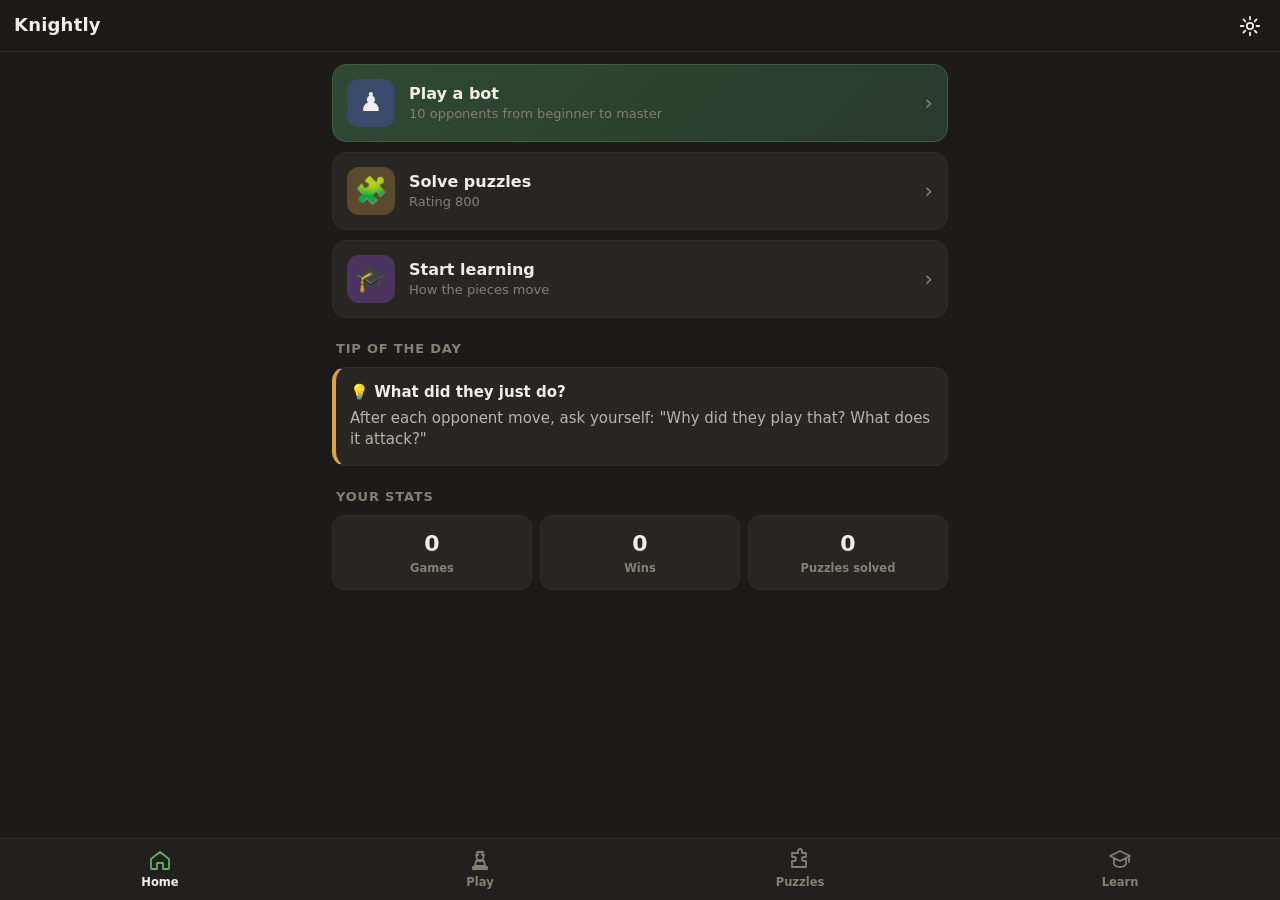
<file: index.html>
<!doctype html>
<html lang="en">
<head>
  <meta charset="utf-8">
  <meta name="viewport" content="width=device-width, initial-scale=1, viewport-fit=cover, user-scalable=no">
  <meta name="theme-color" content="#1c1b19">
  <meta name="apple-mobile-web-app-capable" content="yes">
  <meta name="mobile-web-app-capable" content="yes">
  <meta name="apple-mobile-web-app-status-bar-style" content="black-translucent">
  <meta name="apple-mobile-web-app-title" content="Knightly">
  <meta name="description" content="Free chess trainer: play bots, solve puzzles, learn openings and tactics.">
  <title>Knightly</title>
  <link rel="manifest" href="manifest.webmanifest">
  <link rel="icon" href="assets/icons/icon.svg" type="image/svg+xml">
  <link rel="apple-touch-icon" href="assets/icons/apple-touch-icon.png">
  <link rel="stylesheet" href="css/app.css">
</head>
<body>
  <header class="topbar">
    <button class="icon-btn" id="backBtn" aria-label="Back" hidden>
      <svg viewBox="0 0 24 24"><path d="M15 5l-7 7 7 7" /></svg>
    </button>
    <h1 id="viewTitle">Knightly</h1>
    <button class="icon-btn" id="settingsBtn" aria-label="Settings">
      <svg viewBox="0 0 24 24"><circle cx="12" cy="12" r="3.2"/><path d="M12 2.8v2.6M12 18.6v2.6M21.2 12h-2.6M5.4 12H2.8M18.5 5.5l-1.8 1.8M7.3 16.7l-1.8 1.8M18.5 18.5l-1.8-1.8M7.3 7.3L5.5 5.5"/></svg>
    </button>
  </header>

  <main id="view" class="view"></main>

  <nav class="tabbar" id="tabbar">
    <a href="#/" data-tab="home"><svg viewBox="0 0 24 24"><path d="M3 11l9-7 9 7v9a1 1 0 0 1-1 1h-5v-6H9v6H4a1 1 0 0 1-1-1z"/></svg><span>Home</span></a>
    <a href="#/play" data-tab="play"><svg viewBox="0 0 24 24"><path d="M9 4h6l-1 3h2l-1.5 5h-5L8 7h2zM8 13h8l1 5H7zM5 19h14v2H5z"/></svg><span>Play</span></a>
    <a href="#/puzzles" data-tab="puzzles"><svg viewBox="0 0 24 24"><path d="M10 3a2 2 0 0 1 4 0v2h4v4h-2a2 2 0 0 0 0 4h2v6H4v-6h2a2 2 0 0 0 0-4H4V5h6z"/></svg><span>Puzzles</span></a>
    <a href="#/learn" data-tab="learn"><svg viewBox="0 0 24 24"><path d="M2 8l10-5 10 5-10 5zM6 10.5V16c0 1.5 3 3 6 3s6-1.5 6-3v-5.5M21 8v6"/></svg><span>Learn</span></a>
  </nav>

  <div id="modalRoot"></div>
  <div id="toast" class="toast" hidden></div>

  <script type="module" src="js/app.js"></script>
</body>
</html>
</file>
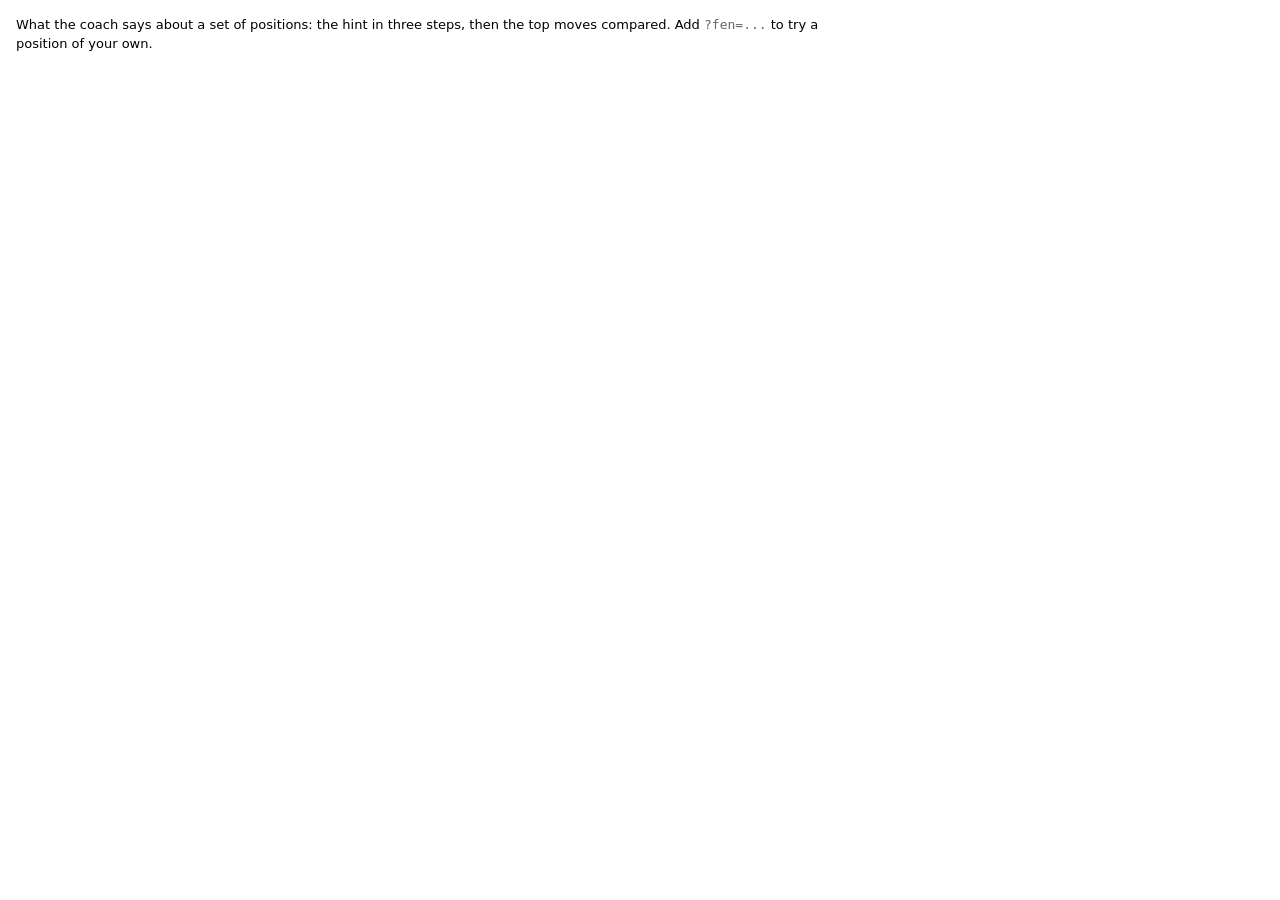
<file: tests/coach.html>
<!doctype html>
<meta charset="utf-8">
<title>Knightly coach samples</title>
<style>body{font:13px/1.45 system-ui;margin:16px;max-width:820px}h3{margin:18px 0 4px}code{color:#666}ul,ol{margin:4px 0}.muted{color:#777}.small{font-size:12px}.tag{font-weight:700;border:1px solid #999;border-radius:4px;padding:0 4px;font-size:11px}</style>
<p>What the coach says about a set of positions: the hint in three steps, then the top moves compared.
Add <code>?fen=...</code> to try a position of your own.</p>
<div id="out">running…</div>
<script type="module">
import { analyser as engine } from '../js/engine.js';
import { explainMove, hintIdea, runnerUp, compareMoves, reasonList, footnote } from '../js/explain.js';

const SAMPLES = {
  'Start': 'rnbqkbnr/pppppppp/8/8/8/8/PPPPPPPP/RNBQKBNR w KQkq - 0 1',
  'Italian, quiet': 'r1bqk1nr/pppp1ppp/2n5/2b1p3/2B1P3/5N2/PPPP1PPP/RNBQK2R w KQkq - 4 4',
  'Ruy Lopez, Black': 'r1bqkbnr/pppp1ppp/2n5/1B2p3/4P3/5N2/PPPP1PPP/RNBQK2R b KQkq - 3 3',
  'Knight fork': 'r3k2r/ppp2ppp/2n5/3N4/8/8/PPP2PPP/R3K2R w KQkq - 0 12',
  'Weak f7': 'r1bqkb1r/ppp2ppp/2np1n2/4p3/2B1P3/2NP1N2/PPP2PPP/R1BQK2R w KQkq - 0 5',
  'Mate in one': 'r1bqkb1r/pppp1ppp/2n2n2/4p2Q/2B1P3/8/PPPP1PPP/RNB1K1NR w KQkq - 4 4',
  'Pinned knight': 'r2qkbnr/ppp2ppp/2np4/4p3/2B1P1b1/2N2N2/PPPP1PPP/R1BQK2R w KQkq - 2 5',
  'King and pawn': '8/8/8/4k3/8/3PK3/8/8 w - - 0 50',
  'Rook ending': '8/5pk1/6p1/8/3R4/6P1/5PK1/1r6 w - - 0 40',
  'Pin the queen': '8/8/3k4/8/8/3q4/8/R3K3 w - - 0 50',
  'Free knight': 'r1bqk2r/pppp1ppp/2n2n2/4N3/1bB1P3/2N5/PPPP1PPP/R1BQK2R b KQkq - 0 5',
  'Queen\'s Gambit': 'rnbqkb1r/ppp1pppp/5n2/3p4/2PP4/8/PP2PPPP/RNBQKBNR w KQkq - 1 3',
  'Back rank': '6k1/5ppp/8/8/8/8/q4PPP/3R2K1 w - - 0 30',
  'Two mates': '6k1/5ppp/8/8/8/8/5PPP/1R1R2K1 w - - 0 30',
  'Knight attacked': 'r1bqkbnr/ppp2ppp/2n5/3Pp3/8/5N2/PPPP1PPP/RNBQKB1R b KQkq - 0 4',
  'In check': 'r1bqk2r/pppp1ppp/2n2n2/8/1bBPP3/5N2/PP3PPP/RNBQK2R w KQkq - 1 7',
  'Skewer': '8/8/8/3k4/8/8/3r4/B3K3 w - - 0 50',
  'Bishop pin': 'r2qkbnr/ppp2ppp/2np4/4p3/4P1b1/2N2N2/PPPP1PPP/R1BQKB1R w KQkq - 2 5',
  'Pawn sacrifice': 'r2qkbnr/1b1npppp/p1p5/1p1pP3/P2P4/1PNBBN2/2P2PPP/R1Q1K2R w KQkq - 1 10',
  'Gambit while in check': 'r1bqk2r/pppp1ppp/2n2n2/8/1bBPP3/5N2/PP3PPP/RNBQK2R w KQkq - 1 7',
  'Losing':'6k1/5ppp/8/8/8/2q5/5PPP/R5K1 w - - 0 30',
};
const fen = new URLSearchParams(location.search).get('fen');
const list = fen ? { 'Your position': fen } : SAMPLES;
const out = document.getElementById('out');
out.textContent = '';
for (const [name, f] of Object.entries(list)) {
  const t0 = performance.now();
  const r = await engine.analyse(f, { depth: 14, multipv: 3, movetime: 2500 });
  const ms = Math.round(performance.now() - t0);
  let html;
  try {
    const ex = explainMove(f, r.bestmove, r);
    const cmp = compareMoves(f, r, f.split(' ')[1]);
    html = `<div>1. ${hintIdea(f, r.bestmove, r)}</div>
      <div>3. The engine suggests <b>${ex.san}</b>.${reasonList(ex.reasons)}${footnote(ex.line, ex.eval)}<div class="small muted">${runnerUp(f, r)}</div></div>
      <div style="margin-top:6px">${cmp.html}</div>`;
  } catch (e) { html = `<pre>FAILED ${e.stack}</pre>`; }
  out.insertAdjacentHTML('beforeend', `<h3>${name} <span class="muted small">depth ${r.lines.map(l => l.depth).join('/')}, ${ms} ms</span></h3><code>${f}</code>${html}`);
}
out.insertAdjacentHTML('beforeend', '<p id="done">done</p>');
</script>
</file>
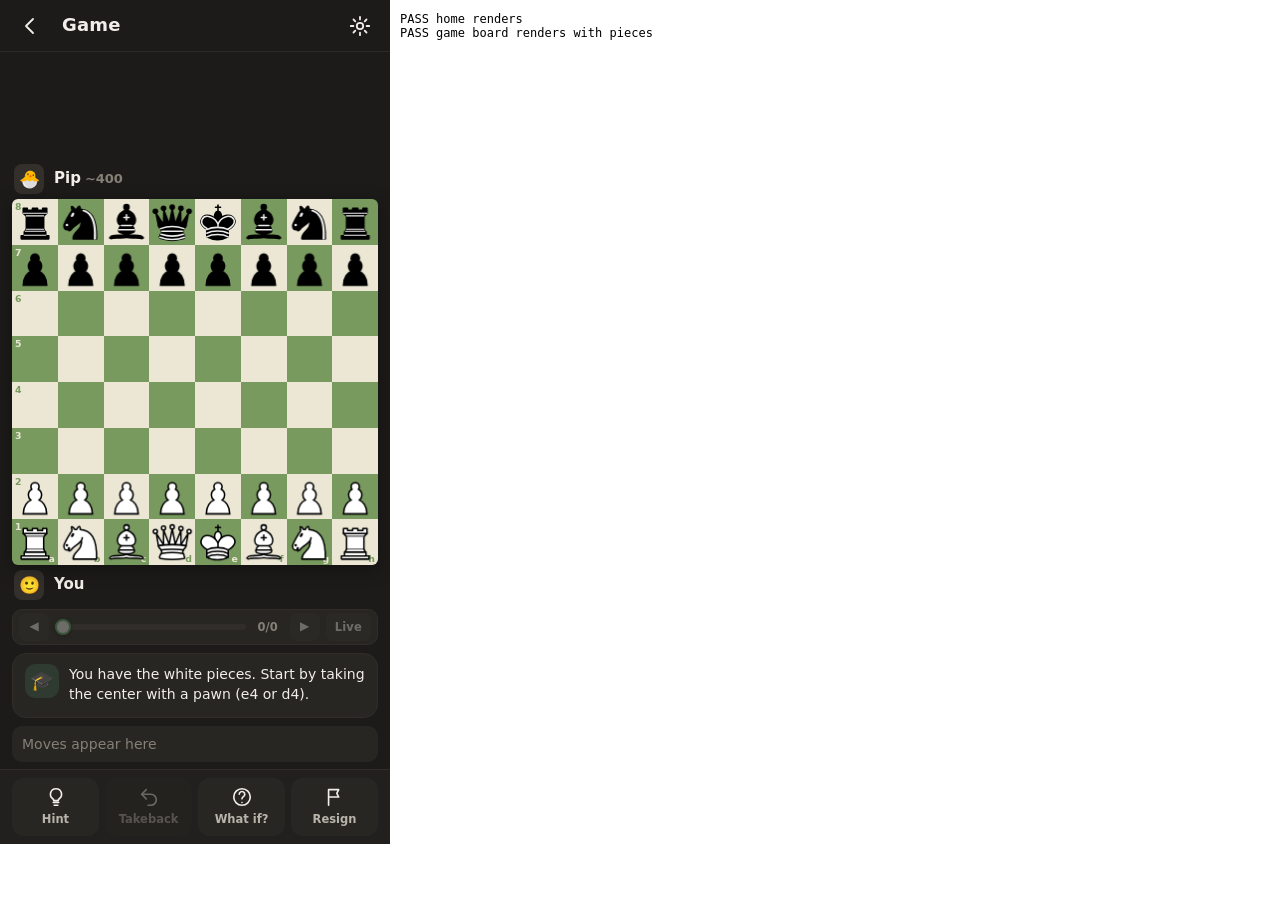
<file: tests/e2e.html>
<!doctype html>
<meta charset="utf-8">
<title>Knightly e2e</title>
<style>body{margin:0;display:flex;gap:10px;font:12px monospace}iframe{border:0;width:390px;height:844px}pre{flex:1;white-space:pre-wrap}</style>
<iframe id="f"></iframe><pre id="out"></pre>
<script type="module">
const f = document.getElementById('f');
const out = document.getElementById('out');
const lines = []; let fails = 0;
const log = (ok, m) => { if (!ok) fails++; lines.push((ok ? 'PASS ' : 'FAIL ') + m); out.textContent = lines.join('\n'); };
const sleep = ms => new Promise(r => setTimeout(r, ms));
const W = () => f.contentWindow, D = () => f.contentDocument;
async function waitFor(fn, ms = 15000, step = 100) { const t = Date.now(); while (Date.now() - t < ms) { try { const v = fn(); if (v) return v; } catch { } await sleep(step); } return null; }
const store = (k, v) => W().localStorage.setItem('knightly.' + k, JSON.stringify(v));
const read = k => JSON.parse(W().localStorage.getItem('knightly.' + k) || 'null');

function tapSquare(sq, orientation = 'w') {
  const board = D().querySelector('.board');
  const r = board.getBoundingClientRect();
  const f = 'abcdefgh'.indexOf(sq[0]), rk = +sq[1] - 1;
  const x = orientation === 'w' ? f : 7 - f, y = orientation === 'w' ? 7 - rk : rk;
  const cx = r.left + (x + .5) * r.width / 8, cy = r.top + (y + .5) * r.height / 8;
  const opts = { bubbles: true, clientX: cx, clientY: cy, pointerId: 1, button: 0, isPrimary: true };
  board.dispatchEvent(new (W().PointerEvent)('pointerdown', opts));
  board.dispatchEvent(new (W().PointerEvent)('pointerup', opts));
}
async function move(from, to, o) { tapSquare(from, o); await sleep(80); tapSquare(to, o); await sleep(300); }
async function go(hash) { W().location.hash = hash; await sleep(500); }

async function run() {
  f.src = '../index.html?nosw#/';
  await waitFor(() => D() && D().querySelector('.tile'));
  W().localStorage.clear();
  store('settings', { sound: false, animation: false, coach: true });
  log(!!D().querySelector('.tile'), 'home renders');

  // ---------- game vs bot ----------
  await go('#/play');
  D().querySelector('.bot[data-id="pip"]').click();
  D().querySelector('#colorSeg [data-c="w"]').click();
  D().querySelector('#startBtn').click();
  await waitFor(() => D().querySelector('#boardWrap .board'));
  log(!!D().querySelector('.board .piece'), 'game board renders with pieces');
  await sleep(800);
  await move('e2', 'e4');
  let g = await waitFor(() => { const x = read('game'); return x && x.moves.length >= 2 ? x : null; }, 20000);
  log(!!g, 'bot replied to 1.e4: ' + (g && g.moves.join(' ')));
  const coach1 = D().querySelector('#coachMsg').textContent;
  log(coach1.length > 0, 'coach message after move: ' + coach1.slice(0, 80));
  // second move: play a knight move
  await waitFor(() => D().querySelector('.board .sq') && !D().querySelector('.thinking'), 15000);
  await sleep(500);
  await move('g1', 'f3');
  g = await waitFor(() => { const x = read('game'); return x && x.moves.length >= 4 ? x : null; }, 20000);
  log(!!g, 'second move cycle: ' + (g && g.moves.join(' ')));
  await waitFor(() => !D().querySelector('.thinking'), 10000);
  await sleep(1500);
  const coach2 = D().querySelector('#coachMsg').innerHTML;
  log(/tag/.test(coach2) || coach2.length > 0, 'coach classification shown: ' + D().querySelector('#coachMsg').textContent.slice(0, 90));
  // hint
  D().querySelector('#hintBtn').click();
  await waitFor(() => /Tap Hint again/.test(D().querySelector('#coachMsg').textContent), 15000);
  log(!D().querySelector('.sq.hint') && !D().querySelector('.board .arrows line'), 'first hint gives an idea only: ' + D().querySelector('#coachMsg').textContent.slice(0, 70));
  D().querySelector('#hintBtn').click();
  await sleep(200);
  log(!!D().querySelector('.sq.hint') && !D().querySelector('.board .arrows line'), 'second hint highlights a piece');
  D().querySelector('#hintBtn').click();
  await sleep(200);
  log(!!D().querySelector('.board .arrows line') && !!D().querySelector('#coachMsg .why li'), 'third hint shows the move with reasons');
  log(read('game').hints === 1, 'three taps on one position count as one hint');

  // what if: moves for both sides stay off the game
  const coachText = () => D().querySelector('#coachMsg').textContent;
  const wiGame = JSON.stringify(read('game').moves);
  const wiHints = read('game').hints;
  D().querySelector('#whatIfBtn').click();
  await sleep(2500);
  log(!!D().querySelector('#whatIfBtn.on') && /What if/.test(coachText()), 'what if opens');
  log(read('game').hints === wiHints, 'what if after a hint adds no extra hint');
  await move('a2', 'a3');
  log(!!await waitFor(() => /Their best reply/.test(coachText()), 15000), 'what if answers your move: ' + coachText().slice(0, 90));
  log(JSON.stringify(read('game').moves) === wiGame, 'what if leaves the saved game alone');
  log(/What if:\s*a3/.test(D().querySelector('#moves').textContent), 'what if shows its own line');
  D().querySelector('[data-act="compare"]').click();
  log(!!await waitFor(() => D().querySelector('#coachMsg .compare li'), 15000), 'compare shows the top moves: ' + coachText().slice(0, 90));
  D().querySelector('#undoBtn').click();
  await sleep(300);
  log(!/a3/.test(D().querySelector('#moves').textContent), 'undo steps back on the what if board');
  log(read('game').takebacks === 0, 'stepping back is not a takeback');
  D().querySelector('#whatIfBtn').click();
  await sleep(300);
  log(!D().querySelector('#whatIfBtn.on') && !!D().querySelector('.sq.hint'), 'back to game restores the hint');
  log(/1\.\s*e4/.test(D().querySelector('#moves').textContent), 'back to game restores the move list');

  // history scrubber, buttons, clickable move list, coach swipe & arrow keys
  const totalPlies = read('game').moves.length;
  const histPos = () => D().querySelector('#histPos').textContent;
  log(histPos() === `${totalPlies}/${totalPlies}` && D().querySelector('#histLive').disabled, 'history bar starts live at ' + histPos());
  D().querySelector('#histPrev').click();
  await sleep(150);
  log(histPos() === `${totalPlies - 1}/${totalPlies}` && !D().querySelector('#histLive').disabled && D().querySelector('#hintBtn').disabled && !D().querySelector('.sq.hint'), 'history back enters browse mode and hides hint');
  const range = D().querySelector('#histRange');
  range.value = '0';
  range.dispatchEvent(new (W().Event)('input', { bubbles: true }));
  await sleep(150);
  log(histPos() === `0/${totalPlies}` && /Starting position/.test(coachText()), 'history scrubber jumps to starting position');
  D().querySelector('#moves [data-ply="2"]').click();
  await sleep(150);
  log(histPos() === `2/${totalPlies}` && D().querySelector('#moves .mv.cur')?.dataset.ply === '2', 'clicking move list jumps to ply 2');
  const coachBox = D().querySelector('#coach');
  coachBox.dispatchEvent(new (W().PointerEvent)('pointerdown', { bubbles: true, clientX: 220, clientY: 100, pointerId: 2, button: 0, isPrimary: true }));
  coachBox.dispatchEvent(new (W().PointerEvent)('pointerup', { bubbles: true, clientX: 140, clientY: 105, pointerId: 2, button: 0, isPrimary: true }));
  await sleep(150);
  log(histPos() === `3/${totalPlies}`, 'swiping coach left steps forward to ply 3');
  W().dispatchEvent(new (W().KeyboardEvent)('keydown', { key: 'ArrowLeft', bubbles: true }));
  await sleep(150);
  log(histPos() === `2/${totalPlies}`, 'ArrowLeft steps back to ply 2');
  D().querySelector('#histNext').click();
  await sleep(150);
  log(histPos() === `3/${totalPlies}`, 'history forward steps to ply 3');
  D().querySelector('#histLive').click();
  await sleep(150);
  log(histPos() === `${totalPlies}/${totalPlies}` && D().querySelector('#histLive').disabled && !!D().querySelector('.sq.hint'), 'Live returns to current position and restores hint');

  // takeback
  const before = read('game').moves.length;
  D().querySelector('#undoBtn').click();
  await sleep(600);
  log(read('game').moves.length === before - 2, `takeback removes two plies (${before} -> ${read('game').moves.length})`);

  // ---------- game controls ----------
  const ctlLabels = [...D().querySelectorAll('.controls .ctl')].filter(b => !b.hidden).map(b => b.textContent.trim());
  log(ctlLabels.join(',') === 'Hint,Takeback,What if?,Resign', 'the game has four controls: ' + ctlLabels.join(', '));

  // ---------- wins with and without help ----------
  const mateGame = (hints, started) => ({ botId: 'theo', playerColor: 'b', moves: ['f2f3', 'e7e5', 'g2g4'], evals: {}, marks: {}, result: null, recorded: false, hints, takebacks: 0, started });
  async function winByMate(game) {
    store('game', game);
    await go('#/play'); await go('#/game');
    await waitFor(() => D().querySelector('#hintBtn'));
    await sleep(800);
    await move('d8', 'h4', 'b');
    const modal = await waitFor(() => D().querySelector('.modal'), 5000);
    const text = modal ? modal.textContent : '';
    modal?.querySelector('.btn.ghost').click();
    return text;
  }
  // A game from before the Bot move button was removed, with a move chosen for the bot, stays out of the stats.
  const statsBefore = JSON.stringify(read('stats'));
  const legacyText = await winByMate({ ...mateGame(0, 5), picked: { 1: true }, pickBot: true });
  log(JSON.stringify(read('stats')) === statsBefore && /does not count/.test(legacyText), 'an old game with chosen bot moves is not counted');
  const helpedText = await winByMate(mateGame(1, 6));
  let st = read('stats');
  log(/win with help/.test(helpedText) && st.helpedWins === 1 && !st.wins, 'a win with a hint counts as a win with help');
  log(!/Ready for the next/.test(helpedText), 'no next-bot suggestion after a win with help');
  const cleanText = await winByMate(mateGame(0, 7));
  st = read('stats');
  log(st.wins === 1 && st.helpedWins === 1 && /Ready for the next/.test(cleanText), 'a win without help counts as a clean win');
  await go('#/play');
  D().querySelector('.bot[data-id="theo"]').click();
  log(/1 won with help/.test(D().querySelector('#botDesc').textContent), 'bot card shows wins with help');

  // ---------- backup and restore ----------
  await go('#/settings');
  let blob = null;
  W().URL.createObjectURL = b => { blob = b; return 'blob:test'; };
  const anchorClick = W().HTMLAnchorElement.prototype.click;
  W().HTMLAnchorElement.prototype.click = () => { };
  log(/No backup/.test(D().querySelector('#lastBackup').textContent), 'settings shows no backup yet');
  D().querySelector('#backupBtn').click();
  await waitFor(() => blob, 3000);
  W().HTMLAnchorElement.prototype.click = anchorClick;
  log(/Last backup/.test(D().querySelector('#lastBackup').textContent), 'settings shows the last backup date');
  const backupText = await blob.text();
  const statsSaved = read('stats');
  store('stats', { games: 99 });
  const restore = async text => {
    const dt = new (W().DataTransfer)();
    dt.items.add(new (W().File)([text], 'backup.json', { type: 'application/json' }));
    const input = D().querySelector('#restoreFile');
    input.files = dt.files;
    input.dispatchEvent(new (W().Event)('change', { bubbles: true }));
  };
  await restore('{"not":"ours"}');
  await sleep(300);
  log(read('stats').games === 99 && !D().querySelector('.modal'), 'a wrong file is refused');
  await restore(backupText);
  const ask = await waitFor(() => D().querySelector('.modal'), 3000);
  log(/replaced/.test(ask && ask.textContent), 'restore asks first');
  [...ask.querySelectorAll('button')].find(b => b.textContent === 'Restore').click();
  await sleep(300);
  log(JSON.stringify(read('stats')) === JSON.stringify(statsSaved), 'restore brings the data back');

  // ---------- review of a finished game (fool's mate) ----------
  store('game', { botId: 'theo', playerColor: 'w', moves: ['f2f3', 'e7e5', 'g2g4', 'd8h4'], evals: {}, marks: {}, result: { winner: 'b', reason: 'checkmate' }, recorded: true, hints: 0, takebacks: 0, started: 1 });
  await go('#/review');
  const sum = await waitFor(() => D().querySelector('#graph') && D().querySelector('#summary').textContent + D().querySelector('#details').textContent, 30000);
  log(!!sum, 'review summary: ' + (sum || '').replace(/\s+/g, ' ').slice(0, 120));
  log(!!D().querySelector('#details .c.blunder'), 'review flags blunders');
  const story = D().querySelector('#summary .story')?.textContent || '';
  log(/2\. g4/.test(story) && /forced mate/.test(story) && D().querySelectorAll('#summary .moment').length >= 1, 'key moments tell the story: ' + story);
  log(/Accuracy/.test(sum || '') && !D().querySelector('#summary').hidden && D().querySelector('#stage').hidden, 'review opens on the report');
  D().querySelector('#nextMistake').click(); // 1.f3 is graded too now
  await sleep(100);
  log(/1\. f3 is/.test(D().querySelector('#comment').textContent) && D().querySelector('#summary').hidden, 'a dubious opening is graded, not book');
  D().querySelector('#nextMistake').click();
  await sleep(200);
  const why = D().querySelector('#comment');
  log(/forced checkmate/.test(why.textContent) && !!why.querySelector('.why li'), 'review explains the mistake: ' + why.textContent.replace(/\s+/g, ' ').slice(0, 120));
  log(!!D().querySelector('.board .badge.mistake, .board .badge.blunder') && !D().querySelector('#evalBar').hidden, 'the grade sits on the moved piece, next to the eval bar');
  const actBtn = label => [...D().querySelectorAll('#comment .coach-acts button')].find(b => b.textContent.includes(label));
  actBtn('Why').click();
  log(!D().querySelector('#comment .why-box').hidden, 'Why? opens the reasons');
  actBtn('Their reply').click();
  await sleep(1100);
  log(!!D().querySelector('#comment .line-moves .mv.cur') && /Qh4#/.test(D().querySelector('#comment').textContent), 'their reply plays out on the board: ' + D().querySelector('#comment').textContent.replace(/\s+/g, ' ').slice(0, 60));
  actBtn('Back to the game').click();
  await sleep(100);
  log(/2\. g4 is/.test(D().querySelector('#comment').textContent), 'back from the line to the game move');

  // ---------- learn from your mistakes ----------
  const comment = () => D().querySelector('#comment').textContent;
  const act = label => [...D().querySelectorAll('#retryActions button')].find(b => b.textContent.includes(label)).click();
  (await waitFor(() => D().querySelector('#retryBtn'), 30000)).click();
  await sleep(200);
  log(D().querySelector('#summary').hidden && /Find a better move/.test(comment()), 'retry mode starts: ' + comment().replace(/\s+/g, ' ').slice(0, 60));
  for (let k = 0; k < 6 && !/You found/.test(comment()); k++) {
    if (/You played g4/.test(comment())) {
      await move('g2', 'g4');
      log(/from the game/.test(comment()), 'repeating the game move is refused');
      act('Try again');
      await sleep(200);
      act('Hint');
      await sleep(200);
      log(!!D().querySelector('.sq.hint'), 'retry hint highlights a piece');
      const rv = read('game').review;
      const b = rv.deep?.[2]?.lines[0].move || rv.best[2];
      await move(b.slice(0, 2), b.slice(2, 4));
      log(/Found it/.test(comment()) && !!D().querySelector('#comment .why li'), 'best move is accepted and explained: ' + comment().replace(/\s+/g, ' ').slice(0, 80));
      act('Next');
    } else { act('Show answer'); await sleep(200); act('Next'); }
    await sleep(200);
  }
  log(/You found/.test(comment()), 'retry ends with a score: ' + comment().replace(/\s+/g, ' ').slice(0, 60));
  act('Back to review');
  await sleep(300);
  log(!D().querySelector('#summary').hidden && /Last time you found/.test(D().querySelector('#retrySlot').textContent), 'review returns and remembers the score');

  store('game', { botId: 'theo', playerColor: 'w', moves: ['e2e4', 'e7e5', 'd1h5', 'b8c6', 'h5f7', 'e8f7'], evals: {}, marks: {}, result: { winner: 'b', reason: 'resignation' }, recorded: true, hints: 0, takebacks: 0, started: 4 });
  await go('#/play'); await go('#/review');
  const rb = await waitFor(() => D().querySelector('#retryBtn'), 30000);
  rb.click();
  await sleep(200);
  for (let k = 0; k < 6 && !/You played Qxf7/.test(comment()); k++) { act('Show answer'); await sleep(200); act('Next'); await sleep(200); }
  await move('h5', 'e5');
  await waitFor(() => /Not quite|Found it/.test(comment()), 15000);
  log(/Not quite/.test(comment()) && /queen/.test(comment()), 'a different bad move is refused with a reason: ' + comment().replace(/\s+/g, ' ').slice(0, 80));
  act('Try again');
  await sleep(200);
  log(/Find a better move/.test(comment()), 'try again restores the position');
  act('Stop');
  await sleep(300);
  log(!D().querySelector('#summary').hidden, 'stop leaves retry mode');
  const moment = D().querySelector('#summary .moment');
  const momentMove = moment.querySelector('.mn').textContent;
  moment.click();
  await sleep(200);
  log(D().querySelector('#summary').hidden && D().querySelector('#comment').textContent.includes(momentMove.replace(/\s+/g, ' ')), 'a key moment opens that move: ' + momentMove);

  // a sound move that is not the engine's first choice still counts
  store('game', { botId: 'theo', playerColor: 'w', moves: ['e2e4', 'e7e5', 'g1f3', 'b8c6', 'f1c4', 'g8f6', 'c4f7', 'e8f7'], evals: {}, marks: {}, result: { winner: 'b', reason: 'resignation' }, recorded: true, hints: 0, takebacks: 0, started: 5 });
  await go('#/play'); await go('#/review');
  (await waitFor(() => D().querySelector('#retryBtn'), 30000)).click();
  await sleep(200);
  await move('c4', 'a6'); // a plain blunder: giving up only the e4 pawn is too close a call for the engine
  await waitFor(() => /Not quite|Found it/.test(comment()), 15000);
  log(/Not quite/.test(comment()) && /bishop/.test(comment()), 'hanging the bishop is refused: ' + comment().replace(/\s+/g, ' ').slice(0, 80));
  act('Try again');
  await sleep(200);
  await move('d2', 'd3');
  await waitFor(() => /Not quite|Found it/.test(comment()), 15000);
  log(/Found it/.test(comment()), 'a sound move is accepted even if not the first choice: ' + comment().replace(/\s+/g, ' ').slice(0, 80));
  act('Next');
  await sleep(200);
  act('Back to review');
  await sleep(200);

  // ---------- lesson with task ----------
  await go('#/lesson/forks');
  D().querySelector('#nextBtn').click();
  await sleep(400);
  await move('d5', 'c7');
  await sleep(900);
  await move('c7', 'a8');
  await sleep(400);
  const fb = D().querySelector('#fb');
  log(fb && fb.classList.contains('ok'), 'fork lesson task solved: ' + (fb && fb.textContent.slice(0, 60)));
  // wrong move feedback in next step
  D().querySelector('#nextBtn').click();
  await sleep(400);
  await move('e2', 'd2');
  const fb2 = D().querySelector('#fb');
  log(fb2 && fb2.classList.contains('fail'), 'wrong move gives feedback: ' + (fb2 && fb2.textContent.slice(0, 40)));

  // ---------- play-vs-engine lesson step ----------
  await go('#/lesson/kqk');
  D().querySelector('#nextBtn').click();
  await sleep(400);
  await move('d1', 'd3');
  const replied = await waitFor(() => /Your move/.test(D().querySelector('#fb').textContent), 15000);
  log(!!replied, 'engine defends in play-task');

  // ---------- puzzle ----------
  await go('#/puzzle');
  await waitFor(() => /to move/.test(D().querySelector('#statusText').textContent), 15000);
  await sleep(800);
  // read current puzzle solution from the data to solve it
  const id = (D().querySelector('#pInfo').innerHTML.match(/Puzzle (\w+)</) || [])[1];
  const db = await fetch('../data/puzzles.json').then(r => r.json());
  const p = db.find(x => x.id === id);
  log(!!p, 'puzzle loaded: ' + id);
  if (p) {
    const ms = p.m.split(' ');
    const orient = D().querySelector('.board .coord.file').textContent === 'h' ? 'b' : 'w';
    for (let i = 1; i < ms.length; i += 2) {
      const u = ms[i];
      await move(u.slice(0, 2), u.slice(2, 4), orient);
      if (u.length > 4) { await sleep(200); const b = D().querySelector('.promo button[data-p="' + u[4] + '"]'); if (b) b.dispatchEvent(new (W().PointerEvent)('pointerdown', { bubbles: true })); }
      await sleep(1100);
    }
    const ok = await waitFor(() => D().querySelector('#status.ok') && /solved|Well done|Excellent|Great/i.test(D().querySelector('#statusText').textContent), 5000);
    const afterSolve = read('puzzles');
    log(!!ok, 'puzzle solved by playing the solution; rating now ' + Math.round(afterSolve?.rating));
    // Retry must not add extra rating, solved count, or streak
    const retryBtn = [...D().querySelectorAll('#actions button')].find(b => /Retry/.test(b.textContent));
    retryBtn?.click();
    await sleep(700);
    for (let i = 1; i < ms.length; i += 2) {
      const u = ms[i];
      await move(u.slice(0, 2), u.slice(2, 4), orient);
      if (u.length > 4) { await sleep(200); const b = D().querySelector('.promo button[data-p="' + u[4] + '"]'); if (b) b.dispatchEvent(new (W().PointerEvent)('pointerdown', { bubbles: true })); }
      await sleep(1100);
    }
    const ok2 = await waitFor(() => D().querySelector('#status.ok'), 5000);
    const afterRetry = read('puzzles');
    log(!!ok2 && afterRetry.rating === afterSolve.rating && afterRetry.solved === afterSolve.solved && afterRetry.streak === afterSolve.streak,
      'puzzle retry gives no extra rating or streak');
  }

  // ---------- opening course practice ----------
  await go('#/course/italian');
  D().querySelector('#modeSeg [data-m="practice"]').click();
  await sleep(300);
  await move('e2', 'e4');
  await waitFor(() => D().querySelectorAll('#moves .mv').length >= 2, 4000);
  await move('d2', 'd4'); // wrong
  await sleep(600);
  log(/Not the book move/.test(D().querySelector('#note').textContent), 'course practice rejects non-book move');

  lines.unshift(fails ? `RESULT: ${fails} FAILURES` : 'RESULT: ALL PASSED');
  out.textContent = lines.join('\n');
  await fetch('/__log', { method: 'POST', body: lines.join('\n') });
}
run().catch(async e => { lines.unshift('CRASH ' + e.stack); await fetch('/__log', { method: 'POST', body: lines.join('\n') }); });
</script>
</file>
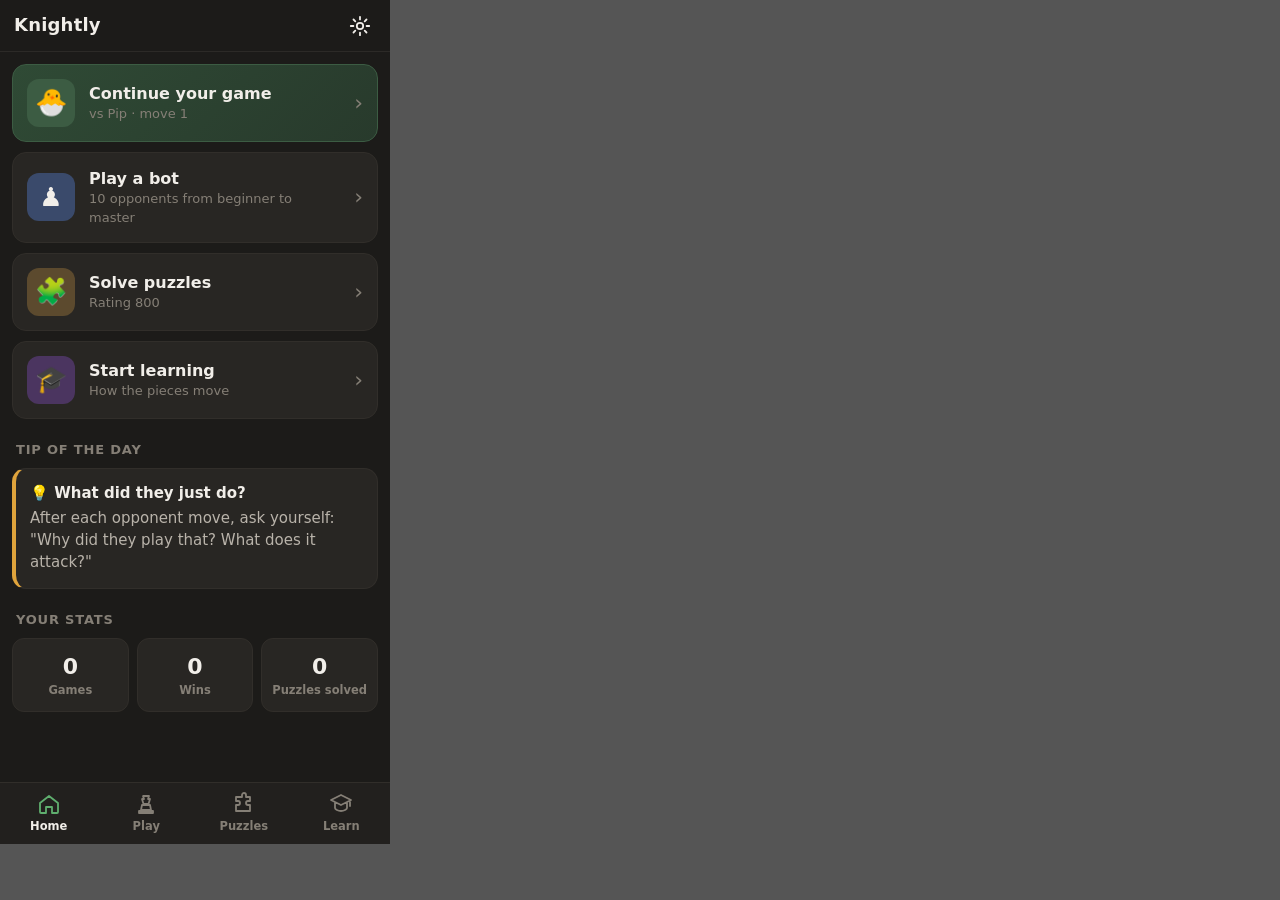
<file: tests/phone.html>
<!doctype html>
<meta charset="utf-8">
<title>Phone preview</title>
<style>body{margin:0;background:#555}iframe{border:0;width:390px;height:844px;display:block}</style>
<iframe id="f"></iframe>
<script>
  // Usage: phone.html#/route  -> loads the app at that route in a 390x844 frame
  document.getElementById('f').src = '../index.html?nosw' + (location.hash || '#/');
</script>
</file>
<file: css/app.css>
/* ---------- Tokens ---------- */
:root {
  --bg: #1c1b19;
  --surface: #282623;
  --surface-2: #33302c;
  --surface-3: #403c37;
  --border: #45413b;
  --text: #f1eee9;
  --text-2: #b9b3aa;
  --text-3: #857f76;
  --accent: #5fae6e;
  --accent-strong: #4c9a5b;
  --accent-ink: #0f2614;
  --warn: #e0a43c;
  --bad: #dd5a4f;
  --info: #5d9bd8;
  --best: #5fae6e;
  --good: #8bbf73;
  --inacc: #e8c34a;
  --mistake: #e8893a;
  --blunder: #dd4b42;
  --inaccuracy: var(--inacc);
  --brilliant: #2bbfa4;
  --great: #5b8fd6;
  --miss: #e8698a;
  --book: #a88b64;

  --sq-light: #ebe7d4;
  --sq-dark: #789a5e;
  --sq-hl: rgba(255, 220, 60, 0.42);
  --sq-sel: rgba(255, 220, 60, 0.6);
  --sq-check: radial-gradient(circle, rgba(255,40,30,.95) 0%, rgba(230,30,30,.55) 45%, rgba(200,0,0,0) 72%);
  --radius: 14px;
  --tab-h: 62px;
  --bar-h: 72px;
  --top-h: 52px;
  /* On a short, wide screen (a laptop) the board shrinks so the coach still fits under it. */
  --board-max: min(560px, max(300px, 100vh - 330px));
  --board-max: min(560px, max(300px, 100dvh - 330px));
  color-scheme: dark;
}

body[data-board="walnut"] { --sq-light: #f0d9b5; --sq-dark: #b58863; }
body[data-board="ocean"]  { --sq-light: #dee3e6; --sq-dark: #7f9db0; }
body[data-board="slate"]  { --sq-light: #d9d9d9; --sq-dark: #8a8f99; }
body[data-board="rose"]   { --sq-light: #f3e3e3; --sq-dark: #b77c84; }

* { box-sizing: border-box; -webkit-tap-highlight-color: transparent; }
html, body { height: 100%; }
body {
  margin: 0;
  background: var(--bg);
  color: var(--text);
  font: 15px/1.45 system-ui, -apple-system, "Segoe UI", Roboto, "Helvetica Neue", Arial, sans-serif;
  overscroll-behavior-y: contain;
}
button, input, select { font: inherit; color: inherit; }
a { color: var(--accent); }
svg { display: block; }
[hidden] { display: none !important; }

/* ---------- Shell ---------- */
.topbar {
  position: sticky; top: 0; z-index: 20;
  display: flex; align-items: center; gap: 8px;
  height: calc(var(--top-h) + env(safe-area-inset-top, 0px));
  padding: env(safe-area-inset-top, 0px) 10px 0;
  background: var(--bg);
  border-bottom: 1px solid #2c2a27;
}
.topbar h1 { flex: 1; margin: 0 4px; font-size: 18px; font-weight: 700; letter-spacing: .2px; white-space: nowrap; overflow: hidden; text-overflow: ellipsis; }
.icon-btn {
  width: 40px; height: 40px; border-radius: 10px; border: 0; background: transparent;
  display: grid; place-items: center; cursor: pointer; flex: none;
}
.icon-btn:active { background: var(--surface-2); }
.icon-btn svg, .tabbar svg { width: 24px; height: 24px; fill: none; stroke: currentColor; stroke-width: 1.8; stroke-linecap: round; stroke-linejoin: round; }

.view {
  max-width: 640px; margin: 0 auto;
  padding: 12px 12px calc(var(--tab-h) + 24px + env(safe-area-inset-bottom, 0px));
}

.tabbar {
  position: fixed; left: 0; right: 0; bottom: 0; z-index: 20;
  display: flex; justify-content: space-around;
  height: calc(var(--tab-h) + env(safe-area-inset-bottom, 0px));
  padding-bottom: env(safe-area-inset-bottom, 0px);
  background: #22201e; border-top: 1px solid #312e2a;
}
.tabbar a {
  flex: 1; display: flex; flex-direction: column; align-items: center; justify-content: center; gap: 2px;
  color: var(--text-3); text-decoration: none; font-size: 11.5px; font-weight: 600;
}
.tabbar a.active { color: var(--text); }
.tabbar a.active svg { stroke: var(--accent); }

/* ---------- Generic UI ---------- */
.card {
  background: var(--surface); border-radius: var(--radius); padding: 14px;
  border: 1px solid #312e2a;
}
.card + .card, .stack > * + * { margin-top: 12px; }
.section-title { font-size: 13px; text-transform: uppercase; letter-spacing: .8px; color: var(--text-3); font-weight: 700; margin: 22px 4px 8px; }
.section-title:first-child { margin-top: 6px; }
.muted { color: var(--text-2); }
.small { font-size: 13px; }
.row { display: flex; gap: 10px; align-items: center; }
.row.wrap { flex-wrap: wrap; }
.grow { flex: 1; min-width: 0; }
.center { text-align: center; }

.btn {
  display: inline-flex; align-items: center; justify-content: center; gap: 8px;
  min-height: 44px; padding: 0 16px; border-radius: 12px; border: 0;
  background: var(--surface-3); color: var(--text); font-weight: 650; cursor: pointer;
  text-decoration: none; user-select: none;
}
.btn:active { transform: translateY(1px); filter: brightness(1.1); }
.btn.primary { background: var(--accent); color: var(--accent-ink); box-shadow: 0 3px 0 var(--accent-strong); }
.btn.big { min-height: 54px; font-size: 17px; width: 100%; }
.btn.ghost { background: transparent; border: 1px solid var(--border); }
.btn.danger { background: #4a2523; color: #ffb4ad; }
.btn.block { width: 100%; }
.btn:disabled { opacity: .45; pointer-events: none; }

.chip {
  display: inline-flex; align-items: center; gap: 6px; padding: 6px 12px; border-radius: 999px;
  background: var(--surface-2); border: 1px solid var(--border); font-size: 13px; font-weight: 600; cursor: pointer;
}
.chip.on { background: var(--accent); color: var(--accent-ink); border-color: var(--accent); }

.toggle-row { display: flex; align-items: center; justify-content: space-between; gap: 12px; padding: 12px 2px; border-bottom: 1px solid #34312d; }
.toggle-row:last-child { border-bottom: 0; }
.toggle-row .label { font-weight: 600; }
.toggle-row .desc { font-size: 12.5px; color: var(--text-3); }
.switch { position: relative; width: 48px; height: 28px; flex: none; }
.switch input { opacity: 0; width: 0; height: 0; position: absolute; }
.switch span { position: absolute; inset: 0; border-radius: 999px; background: var(--surface-3); transition: .2s; cursor: pointer; }
.switch span::after { content: ""; position: absolute; left: 3px; top: 3px; width: 22px; height: 22px; border-radius: 50%; background: #fff; transition: .2s; }
.switch input:checked + span { background: var(--accent); }
.switch input:checked + span::after { transform: translateX(20px); }

select.select { background: var(--surface-2); border: 1px solid var(--border); border-radius: 10px; padding: 8px 10px; }

.update-bar {
  position: fixed; left: 12px; right: 12px; bottom: calc(var(--tab-h) + 10px + env(safe-area-inset-bottom, 0px)); z-index: 55;
  max-width: 536px; margin: 0 auto; padding: 12px 16px; border: 0; border-radius: 12px; cursor: pointer;
  background: var(--accent); color: var(--accent-ink); font: inherit; font-weight: 700; box-shadow: 0 8px 30px rgba(0,0,0,.4);
}
.toast {
  position: fixed; left: 50%; bottom: calc(var(--tab-h) + 18px + env(safe-area-inset-bottom, 0px)); transform: translateX(-50%);
  background: #f1eee9; color: #1c1b19; padding: 10px 16px; border-radius: 12px; font-weight: 600; z-index: 60;
  box-shadow: 0 8px 30px rgba(0,0,0,.4); max-width: calc(100vw - 32px);
}

/* ---------- Modal ---------- */
.modal-backdrop { position: fixed; inset: 0; background: rgba(0,0,0,.6); z-index: 50; display: grid; place-items: end center; animation: fade .15s; }
.modal {
  width: 100%; max-width: 520px; background: var(--surface); border-radius: 20px 20px 0 0;
  padding: 20px 18px calc(20px + env(safe-area-inset-bottom, 0px)); animation: up .2s ease-out;
  max-height: 88vh; overflow: auto;
}
@media (min-width: 600px) { .modal-backdrop { place-items: center; } .modal { border-radius: 20px; } }
.modal h2 { margin: 0 0 6px; font-size: 22px; }
.modal .actions { display: grid; gap: 10px; margin-top: 18px; }
@keyframes fade { from { opacity: 0; } }
@keyframes up { from { transform: translateY(30px); opacity: 0; } }

/* ---------- Board ---------- */
.board-wrap { position: relative; display: flex; gap: 6px; width: 100%; max-width: var(--board-max); margin: 0 auto; }
.board {
  position: relative; flex: 1; aspect-ratio: 1; border-radius: 6px; overflow: hidden; container-type: inline-size;
  touch-action: none; user-select: none; -webkit-user-select: none;
  box-shadow: 0 4px 18px rgba(0,0,0,.35);
}
.board .squares { position: absolute; inset: 0; display: grid; grid-template-columns: repeat(8, 1fr); grid-template-rows: repeat(8, 1fr); }
.board .sq { position: relative; background: var(--sq-light); }
.board .sq.dark { background: var(--sq-dark); }
.board .sq.last::before { content: ""; position: absolute; inset: 0; background: var(--sq-hl); }
.board .sq.sel::before { content: ""; position: absolute; inset: 0; background: var(--sq-sel); }
.board .sq.hint::before { content: ""; position: absolute; inset: 0; background: rgba(90, 170, 255, .5); }
.board .sq.good::before { content: ""; position: absolute; inset: 0; background: rgba(95, 174, 110, .55); }
.board .sq.wrong::before { content: ""; position: absolute; inset: 0; background: rgba(221, 75, 66, .55); }
.board .sq.mark::before { content: ""; position: absolute; inset: 0; background: rgba(93, 155, 216, .35); }
.board .sq.check::after { content: ""; position: absolute; inset: 0; background: var(--sq-check); }
.board .sq.dest::after { content: ""; position: absolute; left: 35%; top: 35%; width: 30%; height: 30%; border-radius: 50%; background: rgba(0,0,0,.2); }
.board .sq.dest.occ::after { left: 0; top: 0; width: 100%; height: 100%; background: radial-gradient(transparent 0 58%, rgba(0,0,0,.22) 59%); }
.board .sq.hover { box-shadow: inset 0 0 0 4px rgba(255,255,255,.55); }
.board .coord { position: absolute; font-size: clamp(8px, 2.4vw, 12px); font-weight: 700; pointer-events: none; line-height: 1; }
.board .coord.file { right: 3px; bottom: 2px; }
.board .coord.rank { left: 3px; top: 3px; }
.board .sq .coord { color: var(--sq-dark); }
.board .sq.dark .coord { color: var(--sq-light); }
body.no-coords .board .coord { display: none; }
.board .pieces { position: absolute; inset: 0; pointer-events: none; }
.board .piece {
  position: absolute; left: 0; top: 0; width: 12.5%; height: 12.5%;
  background-size: 100% 100%; will-change: transform;
  transition: transform .18s ease;
}
.board .piece.dragging { transition: none; z-index: 5; transform-origin: center; }
.board .piece.fade { opacity: 0; transition: opacity .15s; }
.board svg.arrows { position: absolute; inset: 0; width: 100%; height: 100%; pointer-events: none; z-index: 4; }
.promo {
  position: absolute; inset: 0; background: rgba(0,0,0,.55); z-index: 10; display: grid; place-items: center;
}
.promo .choices { display: flex; gap: 8px; background: var(--surface); padding: 10px; border-radius: 14px; }
.promo button { width: 64px; height: 64px; border-radius: 10px; border: 0; background: var(--sq-light) center/85% no-repeat; cursor: pointer; }

.evalbar { width: 14px; border-radius: 4px; overflow: hidden; background: #403d39; position: relative; flex: none; }
.evalbar .fill { position: absolute; left: 0; right: 0; bottom: 0; background: #f4f2ee; transition: height .4s ease; height: 50%; }
.evalbar.flipped .fill { bottom: auto; top: 0; }
.evalbar .num { position: absolute; left: 0; right: 0; font-size: 8.5px; font-weight: 800; text-align: center; z-index: 1; }

/* ---------- Player bars ---------- */
.player-bar { display: flex; align-items: center; gap: 10px; padding: 8px 2px; max-width: var(--board-max); margin: 0 auto; }
.avatar { width: 38px; height: 38px; border-radius: 10px; display: grid; place-items: center; font-size: 22px; background: var(--surface-2); flex: none; }
.player-bar .name { font-weight: 700; font-size: 15px; }
.player-bar .rating { color: var(--text-3); font-weight: 600; font-size: 13px; margin-left: 4px; }
.captured { display: flex; align-items: center; height: 18px; gap: 0; font-size: 12px; color: var(--text-2); }
.captured img { width: 16px; height: 16px; margin-right: -5px; }
.captured .adv { margin-left: 9px; font-weight: 700; }
.thinking { display: inline-flex; gap: 3px; margin-left: 6px; }
.thinking i { width: 5px; height: 5px; border-radius: 50%; background: var(--text-2); animation: blink 1s infinite; }
.thinking i:nth-child(2) { animation-delay: .15s; } .thinking i:nth-child(3) { animation-delay: .3s; }
@keyframes blink { 50% { opacity: .2; } }

/* ---------- Game ---------- */
/* On phones, spare height goes above the board so it sits within thumb reach. */
@media (max-width: 600px) {
  .game-view {
    display: flex; flex-direction: column;
    min-height: calc(100vh - var(--top-h) - env(safe-area-inset-top, 0px));
    min-height: calc(100dvh - var(--top-h) - env(safe-area-inset-top, 0px));
    padding-bottom: calc(var(--bar-h) + 10px + env(safe-area-inset-bottom, 0px));
  }
  .game-view > * { flex: none; width: 100%; }
  .game-view > :first-child { margin-top: auto; }
}
.hist-bar {
  display: flex; align-items: center; gap: 6px; max-width: var(--board-max); margin: 4px auto 0;
  padding: 3px 6px; border-radius: 10px; background: var(--surface); border: 1px solid #312e2a;
}
.hist-bar.browsing { border-color: var(--accent-strong); }
.hist-btn {
  flex: none; min-width: 30px; height: 28px; padding: 0 7px; border: 0; border-radius: 7px;
  background: var(--surface-2); color: var(--text); font-size: 12px; font-weight: 700; cursor: pointer;
  display: inline-flex; align-items: center; justify-content: center;
}
.hist-btn:active { background: var(--surface-3); }
.hist-btn:disabled { opacity: .35; pointer-events: none; }
.hist-btn.live { padding: 0 9px; font-size: 11.5px; letter-spacing: .2px; }
.hist-btn.live.on { background: var(--accent); color: var(--accent-ink); opacity: 1; }
.hist-scrub { flex: 1; min-width: 60px; display: flex; align-items: center; height: 28px; }
.hist-scrub input[type="range"] {
  -webkit-appearance: none; appearance: none; width: 100%; height: 6px; margin: 0; border-radius: 99px;
  background: linear-gradient(to right, var(--accent) 0 var(--pct, 0%), var(--surface-3) var(--pct, 0%) 100%);
  cursor: pointer; touch-action: none;
}
.hist-scrub input[type="range"]:disabled { opacity: .35; cursor: default; }
.hist-scrub input[type="range"]::-webkit-slider-thumb {
  -webkit-appearance: none; appearance: none; width: 16px; height: 16px; border-radius: 50%;
  background: var(--text); border: 2px solid var(--accent); box-shadow: 0 1px 4px rgba(0,0,0,.45);
}
.hist-scrub input[type="range"]::-moz-range-thumb {
  width: 16px; height: 16px; border-radius: 50%;
  background: var(--text); border: 2px solid var(--accent); box-shadow: 0 1px 4px rgba(0,0,0,.45);
}
.hist-pos { flex: none; min-width: 32px; text-align: center; font-size: 11.5px; font-weight: 650; color: var(--text-3); font-variant-numeric: tabular-nums; }
.hist-bar.browsing .hist-pos { color: var(--accent); }

.coach {
  display: flex; gap: 10px; align-items: flex-start; margin: 8px auto 0; max-width: 560px;
  background: var(--surface); border: 1px solid #312e2a; border-radius: var(--radius); padding: 10px 12px; min-height: 58px;
  touch-action: pan-y;
}
.coach .avatar { width: 34px; height: 34px; font-size: 19px; background: #2f3a30; }
.coach .msg { font-size: 14px; }
.coach .msg b { font-weight: 700; }
.coach .why { margin: 6px 0 4px; padding-left: 18px; }
.coach .why li { margin: 2px 0; line-height: 1.35; }
/* The dot in front of each compared move has the colour of its arrow on the board. */
.coach .compare { list-style: none; margin: 8px 0 2px; padding: 0; }
.coach .compare li { position: relative; margin: 9px 0; padding-left: 17px; line-height: 1.35; }
.coach .compare li::before { content: ""; position: absolute; left: 0; top: 5px; width: 10px; height: 10px; border-radius: 50%; background: #888; }
.coach .compare li:nth-child(1)::before { background: #4fa05e; }
.coach .compare li:nth-child(2)::before { background: #3c88d8; }
.coach .compare .tag { font-size: 11px; padding: 0 6px; margin: 0 2px; }
.coach-acts { display: flex; flex-wrap: wrap; gap: 6px; margin-top: 8px; }
.coach-acts button { border: 0; border-radius: 99px; padding: 6px 12px; background: var(--surface-3); color: var(--text); font: inherit; font-size: 12.5px; font-weight: 650; cursor: pointer; }
.coach-acts button:active { background: var(--surface-2); }
.coach .opening { font-size: 12px; color: var(--text-3); margin-top: 2px; }
.tag { display: inline-block; padding: 1px 8px; border-radius: 6px; font-size: 12px; font-weight: 800; margin-right: 4px; color: #1c1b19; }
.tag.best { background: var(--best); } .tag.good { background: var(--good); } .tag.inaccuracy { background: var(--inacc); }
.tag.mistake { background: var(--mistake); } .tag.blunder { background: var(--blunder); color: #fff; } .tag.book { background: var(--book); }
.tag.brilliant { background: var(--brilliant); } .tag.great { background: var(--great); color: #fff; } .tag.miss { background: var(--miss); }

/* Grade badge: a round icon, inline in text or on the corner of the moved piece's square. */
.badge {
  display: inline-grid; place-items: center; flex: none; width: 22px; height: 22px; border-radius: 50%;
  font-size: 12px; font-weight: 900; line-height: 1; color: #fff; background: var(--surface-3);
  box-shadow: 0 1px 3px rgba(0,0,0,.35); letter-spacing: -.5px;
}
.badge.brilliant { background: var(--brilliant); } .badge.great { background: var(--great); } .badge.best { background: var(--best); }
.badge.good { background: var(--good); } .badge.book { background: var(--book); font-size: 11px; } .badge.inaccuracy { background: var(--inacc); color: #1c1b19; }
.badge.mistake { background: var(--mistake); } .badge.miss { background: var(--miss); } .badge.blunder { background: var(--blunder); }
.badge.line { background: var(--accent-strong); font-size: 10px; }
.board .badges { position: absolute; inset: 0; pointer-events: none; z-index: 6; }
.board .badge-cell { position: absolute; left: 0; top: 0; width: 12.5%; height: 12.5%; }
.board .badge-cell .badge {
  position: absolute; right: -4%; top: -4%; width: 46%; height: 46%; font-size: 4.2cqw; animation: pop .18s ease-out;
}
@keyframes pop { from { transform: scale(.4); opacity: 0; } }

.moves {
  display: flex; gap: 2px; overflow-x: auto; scrollbar-width: none; max-width: 560px; margin: 8px auto 0;
  padding: 6px 4px; background: var(--surface); border-radius: 10px; font-size: 14px; white-space: nowrap;
}
.moves::-webkit-scrollbar { display: none; }
.moves .num { color: var(--text-3); padding: 2px 2px 2px 6px; }
.moves .mv { padding: 2px 6px; border-radius: 6px; cursor: pointer; font-weight: 600; }
.moves .mv.cur { background: var(--surface-3); }
.moves .mv .sym { font-weight: 800; }
.moves .mv.picked { color: var(--accent); }
.moves:empty::before { content: "Moves appear here"; color: var(--text-3); padding: 2px 6px; }

.controls { display: grid; grid-auto-flow: column; grid-auto-columns: 1fr; gap: 6px; max-width: 560px; margin: 10px auto 0; }
.ctl { display: flex; flex-direction: column; align-items: center; gap: 3px; padding: 8px 2px; border-radius: 12px; border: 0; background: var(--surface); cursor: pointer; font-size: 11.5px; font-weight: 650; color: var(--text-2); white-space: nowrap; }
.ctl svg { width: 22px; height: 22px; fill: none; stroke: var(--text); stroke-width: 1.8; stroke-linecap: round; stroke-linejoin: round; }
.ctl:active { background: var(--surface-2); }
.ctl:disabled { opacity: .35; }
.ctl.on { background: var(--accent); color: #fff; }
.ctl.on svg { stroke: #fff; }

/* ---------- Bot picker ---------- */
.bot-list { display: grid; grid-template-columns: repeat(auto-fill, minmax(104px, 1fr)); gap: 8px; }
.bot {
  position: relative; text-align: left; border: 2px solid transparent; background: var(--surface); border-radius: var(--radius);
  padding: 10px; cursor: pointer; display: flex; flex-direction: column; gap: 2px;
}
.bot .brating { white-space: nowrap; overflow: hidden; text-overflow: ellipsis; }
.bot.sel { border-color: var(--accent); background: #26302a; }
.bot .avatar { width: 44px; height: 44px; font-size: 26px; }
.bot .bname { font-weight: 750; font-size: 15px; }
.bot .brating { font-size: 12.5px; color: var(--text-3); font-weight: 650; }
.bot .won { position: absolute; top: 10px; right: 10px; font-size: 12px; color: var(--accent); font-weight: 800; }
.bot-desc { margin-top: 12px; }
.seg { display: grid; grid-auto-flow: column; grid-auto-columns: 1fr; background: var(--surface-2); border-radius: 12px; padding: 4px; gap: 4px; }
.seg button { border: 0; background: transparent; border-radius: 9px; padding: 10px 6px; font-weight: 650; cursor: pointer; display: flex; align-items: center; justify-content: center; gap: 6px; }
.seg button.on { background: var(--surface-3); box-shadow: 0 1px 2px rgba(0,0,0,.4); }
.seg img { width: 22px; height: 22px; }

/* ---------- Home ---------- */
.hero { display: grid; gap: 10px; }
.tile {
  display: flex; align-items: center; gap: 14px; padding: 14px; border-radius: var(--radius);
  background: var(--surface); border: 1px solid #312e2a; text-decoration: none; color: var(--text); cursor: pointer;
}
.tile .ico { width: 48px; height: 48px; border-radius: 12px; display: grid; place-items: center; font-size: 26px; flex: none; }
.tile .t { font-weight: 750; font-size: 16px; }
.tile .s { color: var(--text-3); font-size: 13px; }
.tile .go { margin-left: auto; color: var(--text-3); font-size: 22px; }
.tile.accent { background: linear-gradient(135deg, #2f4a35, #283a2c); border-color: #3c5c43; }
.tip { border-left: 4px solid var(--warn); }
.tip .h { font-weight: 750; margin-bottom: 4px; }
.stats { display: grid; grid-template-columns: repeat(3, 1fr); gap: 8px; }
.stat { background: var(--surface); border-radius: 12px; padding: 12px 8px; text-align: center; border: 1px solid #312e2a; }
.stat .v { font-size: 22px; font-weight: 800; }
.stat .l { font-size: 11.5px; color: var(--text-3); font-weight: 650; }

/* ---------- Puzzles ---------- */
.puzzle-head { display: flex; align-items: center; justify-content: space-between; max-width: 560px; margin: 0 auto 8px; gap: 8px; }
.puzzle-rating { font-weight: 800; font-size: 20px; }
.puzzle-rating small { display: block; font-size: 11.5px; color: var(--text-3); font-weight: 650; }
.delta { font-weight: 800; font-size: 14px; margin-left: 6px; }
.delta.up { color: var(--accent); } .delta.down { color: var(--bad); }
.status {
  max-width: 560px; margin: 10px auto 0; padding: 12px 14px; border-radius: var(--radius); background: var(--surface);
  display: flex; align-items: center; gap: 12px; min-height: 60px; border: 1px solid #312e2a;
}
.status .dot { width: 26px; height: 26px; border-radius: 50%; flex: none; display: grid; place-items: center; font-weight: 900; font-size: 15px; }
.status.ok { background: #253529; border-color: #35513c; } .status.ok .dot { background: var(--accent); color: var(--accent-ink); }
.status.fail { background: #3a2423; border-color: #5a3330; } .status.fail .dot { background: var(--bad); color: #fff; }
.status .turn-w { background: #f4f2ee; } .status .turn-b { background: #111; border: 2px solid #666; }
.theme-list { display: flex; flex-wrap: wrap; gap: 8px; }
.puzzle-actions { display: grid; grid-template-columns: 1fr 1fr; gap: 8px; max-width: 560px; margin: 10px auto 0; }
.puzzle-actions .btn.wide { grid-column: span 2; }

/* ---------- Learn ---------- */
.lesson-list { display: grid; gap: 8px; }
.lesson-item { display: flex; align-items: center; gap: 12px; padding: 12px 14px; border-radius: 12px; background: var(--surface); border: 1px solid #312e2a; cursor: pointer; text-decoration: none; color: var(--text); }
.lesson-item .n { width: 32px; height: 32px; border-radius: 50%; display: grid; place-items: center; background: var(--surface-3); font-weight: 800; font-size: 14px; flex: none; }
.lesson-item.done .n { background: var(--accent); color: var(--accent-ink); }
.lesson-item .t { font-weight: 700; }
.lesson-item .s { font-size: 12.5px; color: var(--text-3); }
.progress { height: 6px; background: var(--surface-3); border-radius: 99px; overflow: hidden; }
.progress > div { height: 100%; background: var(--accent); border-radius: 99px; transition: width .3s; }
.lesson-text { max-width: 560px; margin: 10px auto 0; font-size: 15px; }
.lesson-text h3 { margin: 0 0 6px; font-size: 18px; }
.lesson-text p { margin: 6px 0; }
.lesson-text ul { margin: 6px 0; padding-left: 20px; }
.lesson-text li { margin: 3px 0; }
.lesson-nav { display: flex; gap: 8px; max-width: 560px; margin: 12px auto 0; }
.lesson-nav .btn { flex: 1; }
.feedback { margin-top: 8px; padding: 10px 12px; border-radius: 10px; font-weight: 600; }
.feedback.ok { background: #253529; color: #b8e6c0; }
.feedback.fail { background: #3a2423; color: #ffc1bb; }
.feedback.info { background: #22303d; color: #bcd9f5; }
.opening-card .eco { font-size: 12px; font-weight: 800; color: var(--text-3); }
.opening-card .side { font-size: 11.5px; font-weight: 800; padding: 2px 8px; border-radius: 6px; background: var(--surface-3); }
.opening-card .side.w { background: #eee; color: #222; } .opening-card .side.b { background: #111; color: #eee; border: 1px solid #555; }

/* ---------- Review ---------- */
.review-report { max-width: 560px; margin: 0 auto; padding: 14px 14px 12px; display: grid; gap: 14px; }
.report-title { display: flex; flex-direction: column; align-items: center; gap: 2px; text-align: center; }
.report-title b { font-size: 20px; }
.report-players { display: grid; grid-template-columns: 1fr auto 1fr; align-items: center; justify-items: center; gap: 4px 10px; }
.report-players .rp { display: flex; flex-direction: column; align-items: center; gap: 4px; margin-bottom: 4px; }
.report-players .rp .name { font-weight: 700; font-size: 14px; max-width: 120px; overflow: hidden; text-overflow: ellipsis; white-space: nowrap; }
.report-players .big { font-size: 30px; font-weight: 850; line-height: 1.1; background: var(--surface-2); border-radius: 10px; padding: 2px 12px; min-width: 88px; text-align: center; }
.report-players .mid { font-size: 17px; font-weight: 750; }
.report-players .lbl { font-size: 12.5px; color: var(--text-3); font-weight: 650; }
.review-report .graph { height: 76px; }
#details { display: grid; gap: 12px; }
.counts { display: grid; grid-template-columns: auto 1fr 1fr; gap: 6px 12px; font-size: 14px; align-items: center; }
.counts .cl { display: flex; align-items: center; gap: 8px; font-weight: 600; }
.counts .c { text-align: center; font-weight: 800; }
.counts .c.zero { color: var(--text-3); font-weight: 600; }
.counts .c.brilliant { color: var(--brilliant); } .counts .c.great { color: var(--great); } .counts .c.best { color: var(--best); }
.counts .c.good { color: var(--good); } .counts .c.book { color: var(--book); } .counts .c.inaccuracy { color: var(--inacc); }
.counts .c.mistake { color: var(--mistake); } .counts .c.miss { color: var(--miss); } .counts .c.blunder { color: var(--blunder); }
.counts.phases { border-top: 1px solid var(--border); padding-top: 10px; }
.pill { display: inline-block; min-width: 38px; padding: 1px 8px; border-radius: 99px; font-size: 13px; font-weight: 800; background: var(--surface-3); color: var(--text-2); }
.pill.best { background: var(--best); color: #10240f; } .pill.good { background: var(--good); color: #10240f; } .pill.inaccuracy { background: var(--inacc); color: #1c1b19; }
.pill.mistake { background: var(--mistake); color: #1c1b19; } .pill.blunder { background: var(--blunder); color: #fff; }
.graph { width: 100%; height: 50px; border-radius: 10px; background: #403d39; cursor: pointer; display: block; }
.review-strip { display: flex; align-items: center; gap: 8px; max-width: var(--board-max); margin: 0 auto 8px; }
.review-strip .graph.mini { height: 34px; border-radius: 8px; flex: 1; }
.strip-btn { flex: none; width: 40px; height: 34px; border: 0; border-radius: 8px; background: var(--surface-3); font-size: 17px; cursor: pointer; }
.review-stage .board-wrap .evalbar { width: 24px; }
.review-stage .evalbar .num { font-size: 10px; letter-spacing: -.3px; }
.review-coach { min-height: 96px; }
.review-coach .rv-head { display: flex; align-items: flex-start; gap: 8px; font-size: 15px; line-height: 1.35; }
.review-coach .rv-head .badge { margin-top: -1px; }
.review-coach .rv-body { margin-top: 4px; }
.review-coach .rv-body:empty { display: none; }
.review-coach .coach-acts button.on { background: var(--accent-strong); color: var(--accent-ink); }
.why-box { margin-top: 8px; padding: 8px 10px; border-radius: 10px; background: var(--surface-2); }
.why-box .why { margin-top: 0; }
.line-moves { display: flex; flex-wrap: wrap; gap: 2px 0; margin-top: 6px; }
.line-moves .num { color: var(--text-3); padding: 2px 2px 2px 6px; }
.line-moves .mv { padding: 2px 6px; border-radius: 6px; cursor: pointer; font-weight: 600; }
.line-moves .mv.cur { background: var(--accent-strong); color: var(--accent-ink); }
.moments { display: grid; gap: 6px; }
.moments .story { font-size: 14.5px; line-height: 1.4; margin-bottom: 4px; }
.moment {
  display: grid; grid-template-columns: auto auto 1fr; align-items: center; gap: 8px; width: 100%; text-align: left;
  border: 0; border-radius: 10px; padding: 7px 10px; background: var(--surface-2); color: var(--text); font: inherit; font-size: 14px; cursor: pointer;
}
.moment:active { background: var(--surface-3); }
.moment .mn { font-weight: 800; white-space: nowrap; }
.moment .mw { color: var(--text-2); overflow: hidden; text-overflow: ellipsis; }
.navbar { display: grid; grid-template-columns: repeat(4, 1fr); gap: 6px; max-width: 560px; margin: 10px auto 0; }
.report-bar { display: grid; grid-template-columns: 1fr 1.6fr; gap: 8px; }
.report-bar .btn { margin: 0; }
.loading-bar { height: 8px; background: var(--surface-3); border-radius: 99px; overflow: hidden; }
.loading-bar > div { height: 100%; background: var(--accent); width: 0; transition: width .2s; }

/* ---------- Game and review: the screen's own buttons replace the tabs, so they never move ---------- */
body[data-route="game"] .tabbar, body[data-route="review"] .tabbar { display: none; }
.bottom-bar {
  position: fixed; left: 0; right: 0; bottom: 0; z-index: 20; margin: 0; max-width: none;
  padding: 8px max(12px, calc(50vw - 280px)) calc(8px + env(safe-area-inset-bottom, 0px));
  background: #22201e; border-top: 1px solid #312e2a;
}
.navbar.bottom-bar { grid-template-columns: repeat(4, 1fr) 1.9fr; }
.navbar.bottom-bar .btn { padding: 0 6px; font-size: 14px; }

/* Slim player bars leave more room under the board for the coach. */
.game-view .player-bar { padding: 5px 2px; }
.game-view .player-bar .avatar { width: 30px; height: 30px; font-size: 17px; border-radius: 8px; }
.game-view .player-bar .grow { display: flex; align-items: center; justify-content: space-between; gap: 8px; }
.game-view .player-bar .grow > :first-child { white-space: nowrap; }
.game-view .player-bar .captured { justify-content: flex-end; overflow: hidden; }

.credits p { margin: 6px 0; font-size: 13.5px; color: var(--text-2); }

@media (max-height: 700px) {
  .player-bar { padding: 4px 2px; }
  .avatar { width: 32px; height: 32px; font-size: 18px; }
}
</file>
